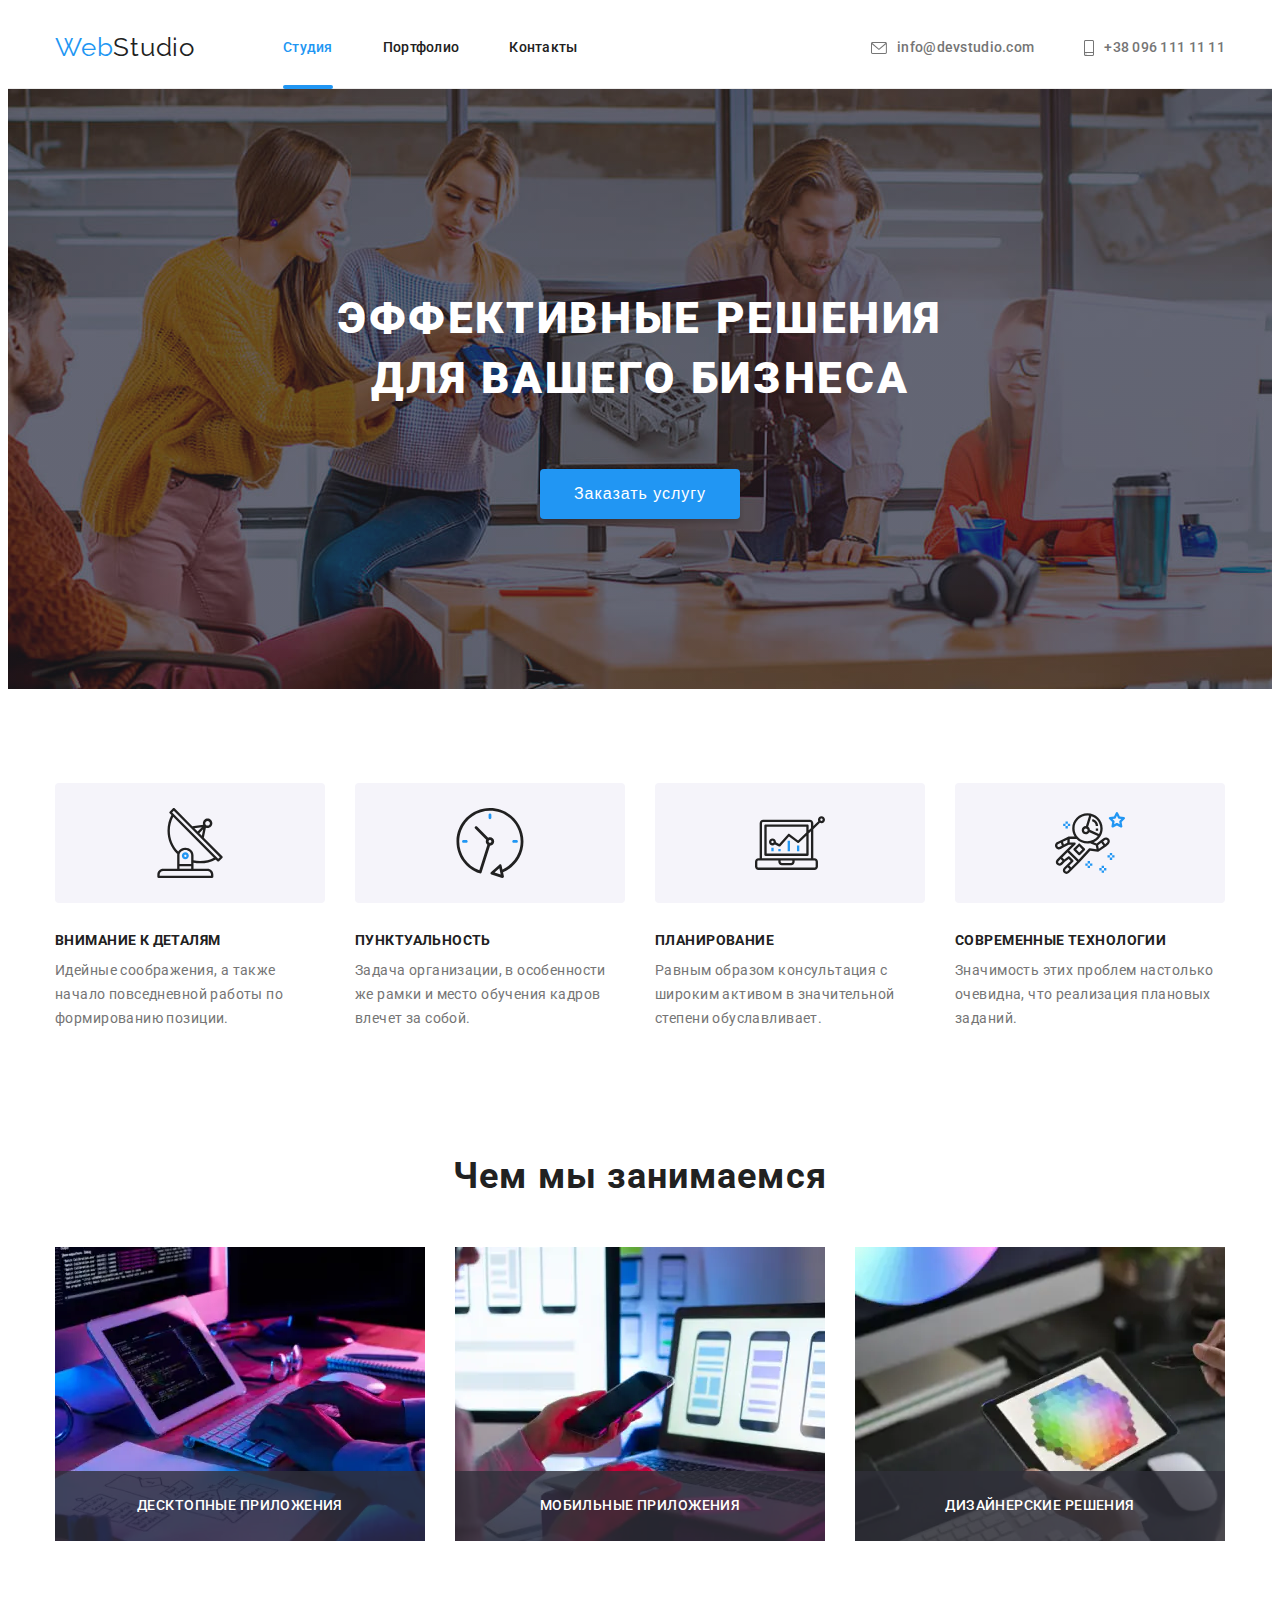
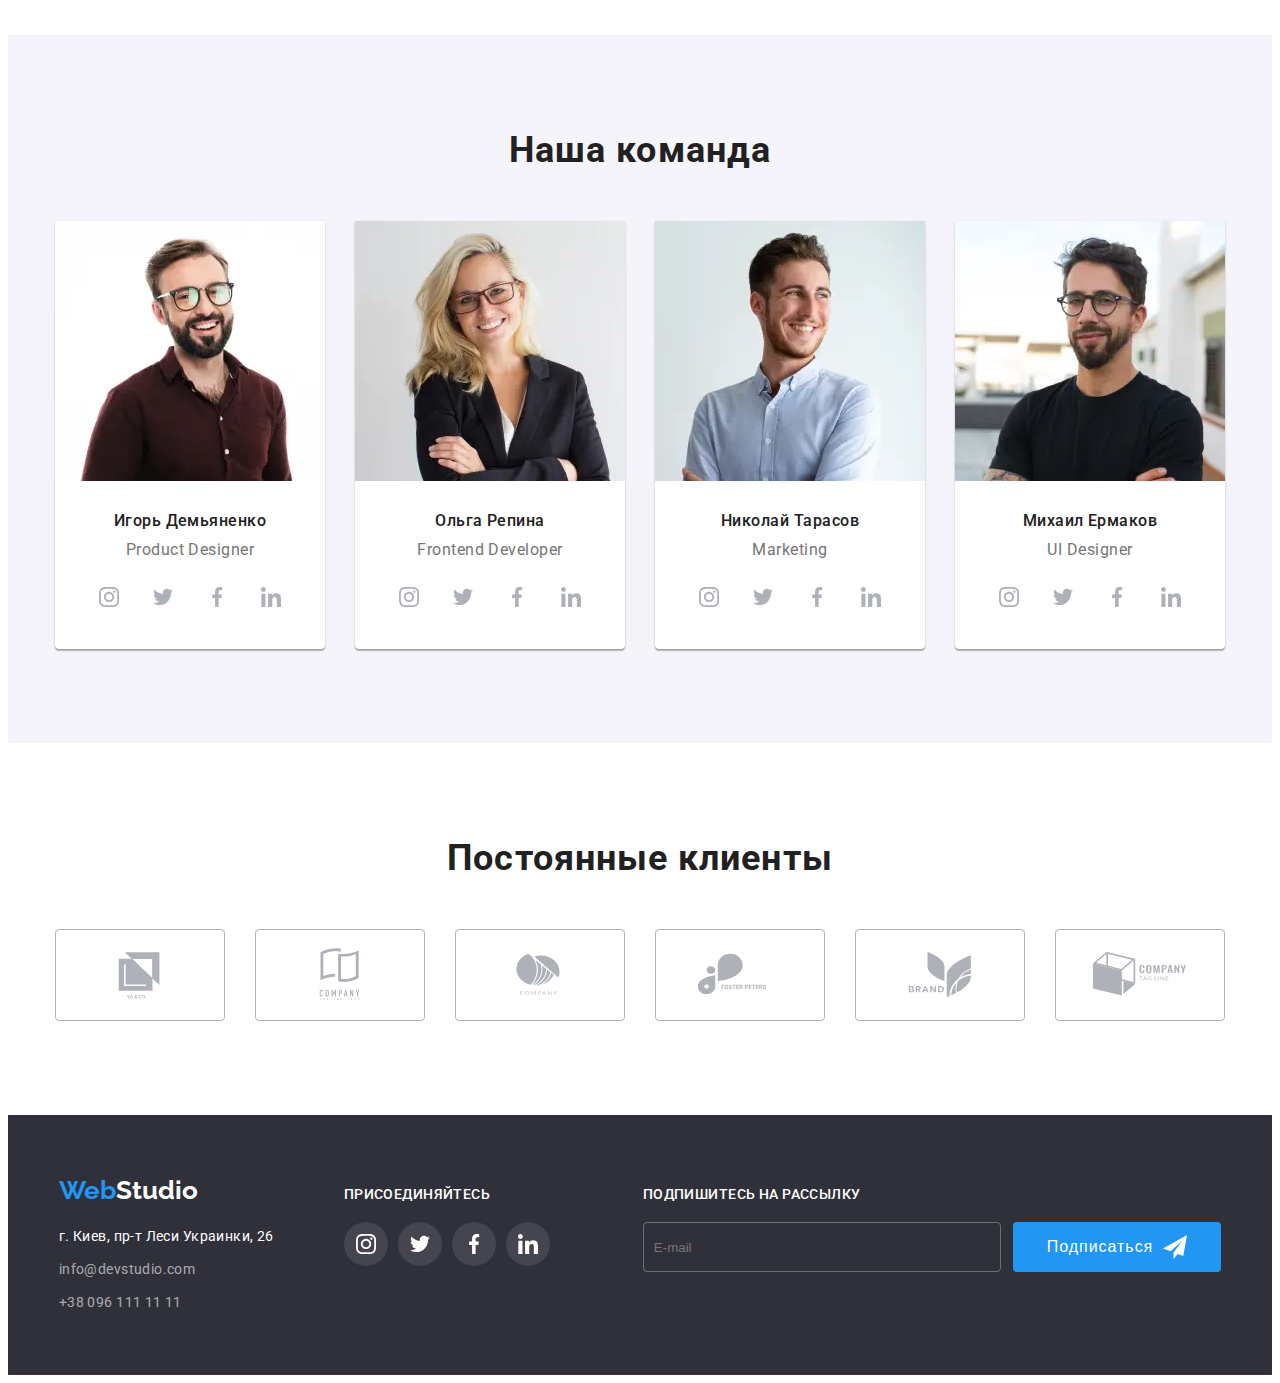
<file: index.html>
<!DOCTYPE html>
<html lang="ru">
  <head>
    <link
      rel="stylesheet"
      href="https://cdnjs.cloudflare.com/ajax/libs/modern-normalize/1.1.0/modern-normalize.min.css"
      integrity="sha512-wpPYUAdjBVSE4KJnH1VR1HeZfpl1ub8YT/NKx4PuQ5NmX2tKuGu6U/JRp5y+Y8XG2tV+wKQpNHVUX03MfMFn9Q=="
      crossorigin="anonymous"
      referrerpolicy="no-referrer"
    />
    <meta charset="UTF-8" />
    <meta http-equiv="X-UA-Compatible" content="IE=edge" />
    <meta name="viewport" content="width=device-width, initial-scale=1.0" />
    <title>WebStudio</title>
    <link rel="preconnect" href="https://fonts.googleapis.com" />
    <link rel="preconnect" href="https://fonts.gstatic.com" crossorigin />
    <link
      href="https://fonts.googleapis.com/css2?family=Raleway:wght@700&family=Roboto:wght@400;500;700;900&display=swap"
      rel="stylesheet"
    />
    <link rel="stylesheet" href="./css/main.min.css" />
  </head>
  <body>
    <!-- header section -->
    <header class="header">
      <div class="container header-container">
        <nav class="header-nav" aria-label="Header">
          <a href="./index.html" class="header-nav__logo">Web<span
              class="header-nav__logo header-nav__logo_black header-nav__logo_position">Studio</span></a>
          <ul class="header-nav__list list">
            <li class="header-nav__item">
              <a class="header-nav__link link current" href="index.html">Студия</a>
            </li>
            <li class="header-nav__item">
              <a class="header-nav__link link" href="portfolio.html">Портфолио</a>
            </li>
            <li class="header-nav__item">
              <a class="header-nav__link link" href="#">Контакты</a>
            </li>
          </ul>
        </nav>
        <!-- mobile button -->
        <button class="mobile__button" data-menu-open>
          <svg class="mobile__icon">
            <use href="./images/sprites.svg#menu-burger"></use>
          </svg>
        </button>
        <!-- end of mobile button -->
        <!-- mobile menu -->
        <div class="mobile__menu" data-menu>
          <button class="mobile__close-btn" data-menu-close>
            <svg class="mobile__close-btn-icon">
              <use href="./images/sprites.svg#menu-close"></use>
            </svg>
          </button>
          <div class="mobile-container">
            <div class="mobile">
              <ul class="mobile-menu__nav list">
                <li class="mobile-menu__nav-item">
                  <a class="mobile-menu__nav-link mobile-menu__nav-link--current" href="./index.html">Студия</a>
                </li>
                <li class="mobile-menu__nav-item">
                  <a class="mobile-menu__nav-link" href="./portfolio.html">Портфолио</a>
                </li>
                <li class="mobile-menu__nav-item">
                  <a class="mobile-menu__nav-link" href="#">Контакты</a>
                </li>
              </ul>
            </div>
            <div class="mobile">
              <ul class="mobile-menu__contacts list">
                <li class="mobile-menu__contacts-item">
                  <a class="mobile-menu__contacts-link" href="tel:+380961111111">+38 096 111 11 11</a>
                </li>
                <li class="mobile-menu__contacts-item">
                  <a class="mobile-menu__contacts-link mobile-menu__contacts-link--mail"
                    href="mailto:info@devstudio.com">info@devstudio.com</a>
                </li>
              </ul>
              <ul class="social-mobile list">
                <li class="social-mobile__item">
                  <a class="social-mobile__link" href="#">Instagram</a>
                </li>
                <li class="social-mobile__item">
                  <a class="social-mobile__link" href="#">Twitter</a>
                </li>
                <li class="social-mobile__item">
                  <a class="social-mobile__link" href="#">Facebook</a>
                </li>
                <li class="social-mobile__item">
                  <a class="social-mobile__link" href="#">Linkedin</a>
                </li>
              </ul>
            </div>
          </div>
        </div>
        <!-- end of mobile menu -->
        <div class="header-connect">
          <ul class="header-connect__list list">
            <li class="header-connect__item">
              <a class="header-connect__link header-connect__link-color header-connect__mail link"
                href="mailto:info@devstudio.com">
                <svg class="address-icon header-connect__mail header-connect--envelope" width="16px" height="12px">
                  <use href="./images/sprites.svg#icon-envelope"></use>
                </svg>
                info@devstudio.com
              </a>
            </li>
            <li class="header-connect__item">
              <a class="header-connect__link header-connect__link-color header-connect__tel link" href="tel:+380961111111">
                <svg class="address-icon header-connect__tel header-connect--telephone" width="10px" height="16px">
                  <use href="./images/sprites.svg#icon-smartphone"></use>
                </svg>
                +38 096 111 11 11
              </a>
            </li>
          </ul>
        </div>
      </div>
    </header>
    <!-- end of header section -->
    <main>
      <!-- hero section -->
      <section class="hero-top">
        <div class="container">
          <h1 class="hero-title hero-after-title">Эффективные решения для вашего бизнеса</h1>
          <button class="btn hero-button pointer" type="button" data-modal-open>
            Заказать услугу
          </button>
        </div>
      </section>
      <!-- end of hero section -->
      <!-- section 2 -->
      <section class="section-two">
        <div class="container section-two_container">
          <ul class="section-two-list list">
            <li class="section-two-item section-two-bg">
              <div class="section-two-icons">
                <svg width="70px" height="70px">
                  <use href="./images/sprites.svg#icon-antenna"></use>
                </svg>
              </div>
              <h3 class="text-name">Внимание к деталям</h3>
              <p class="text-item">
                Идейные соображения, а также начало повседневной работы по формированию позиции.
              </p>
            </li>
            <li class="section-two-item section-two-bg">
              <div class="section-two-icons">
                <svg width="70px" height="70px">
                  <use href="./images/sprites.svg#icon-clock"></use>
                </svg>
              </div>
              <h3 class="text-name">Пунктуальность</h3>
              <p class="text-item">
                Задача организации, в особенности же рамки и место обучения кадров влечет за собой.
              </p>
            </li>
            <li class="section-two-item section-two-bg">
              <div class="section-two-icons">
                <svg width="70px" height="70px">
                  <use href="./images/sprites.svg#icon-diagram"></use>
                </svg>
              </div>
              <h3 class="text-name">Планирование</h3>
              <p class="text-item">
                Равным образом консультация с широким активом в значительной степени обуславливает.
              </p>
            </li>
            <li class="section-two-item section-two-bg">
              <div class="section-two-icons">
                <svg width="70px" height="70px">
                  <use href="./images/sprites.svg#icon-astronaut"></use>
                </svg>
              </div>
              <h3 class="text-name">Современные технологии</h3>
              <p class="text-item">
                Значимость этих проблем настолько очевидна, что реализация плановых заданий.
              </p>
            </li>
          </ul>
        </div>
      </section>
      <!-- end of section 2 -->
      <!-- section 3 -->
      <section class="section-three">
        <div class="container section-three-container">
          <h2 class="section-three-title">Чем мы занимаемся</h2>
          <ul class="section-three-list list">
            <li class="section-three-item">
              <div class="works-title-section">
                <picture>
                  <source media="(min-width: 1200px)"
                    srcset="./images/occupation/occ-1-desktop.webp, ./images/occupation/occ-1-desktop@2x.webp 2x" type="image/webp">
                  <source media="(min-width: 1200px)"
                    srcset="./images/occupation/occ-1-desktop.jpg 1x, ./images/occupation/occ-1-desktop@2x.jpg 2x">
                  <img src="#" alt="Десктопные приложения" />
                </picture>
                <p class="works-title-text">Десктопные приложения</p>
                </div>
            </li>
            <li class="section-three-item">
              <div class="works-title-section">
                <picture>
                  <source media="(min-width: 1200px)"
                    srcset="./images/occupation/occ-2-desktop.webp, ./images/occupation/occ-2-desktop@2x.webp 2x" type="image/webp">
                  <source media="(min-width: 1200px)"
                    srcset="./images/occupation/occ-2-desktop.jpg 1x, ./images/occupation/occ-2-desktop@2x.jpg 2x">
                  <img src="#" alt="Мобильные приложения" />
                </picture>
                <p class="works-title-text">Мобильные приложения</p>
                
              </div>
            </li>
            <li class="section-three-item">
              <div class="works-title-section">
                <picture>
                  <source media="(min-width: 1200px)"
                    srcset="./images/occupation/occ-3-desktop.webp, ./images/occupation/occ-3-desktop@2x.webp 2x" type="image/webp">
                  <source media="(min-width: 1200px)"
                    srcset="./images/occupation/occ-3-desktop.jpg 1x, ./images/occupation/occ-3-desktop@2x.jpg 2x">
                  <img src="#" alt="Дизайнерские решения" />
                </picture>
                <p class="works-title-text">Дизайнерские решения</p>
                
              </div>
            </li>
          </ul>
        </div>
      </section> 
      <!-- end of section 3 -->
      <!-- team section-->
      <section class="team">
        <div class="container">
          <h2 class="team-title">Наша команда</h2>
          <ul class="team-list list">
            <li class="team-item">
              <picture>
                <source media="(max-width: 767px)"
                  srcset="./images/team/team-1.webp 1x, ./images/team/team-1@2x.webp 2x" type="image/webp">
                <source media="(max-width: 767px)" srcset="./images/team/team-1.jpg 1x, ./images/team/team-1@2x.jpg 2x">
              
                <source media="(max-width: 1199px)"
                  srcset="./images/team/team-1-tablet.webp 1x, ./images/team/team-1-tablet@2x.webp 2x"
                  type="image/webp">
                <source media="(max-width: 1199px)"
                  srcset="./images/team/team-1-tablet.jpg 1x, ./images/team/team-1-tablet@2x.jpg 2x">
              
                <source media="(min-width: 1200px)"
                  srcset="./images/team/team-1-desktop.webp, ./images/team/team-1-desktop@2x.webp 2x"
                  type="image/webp">
                <source media="(min-width: 1200px)"
                  srcset="./images/team/team-1-desktop.jpg 1x, ./images/team/team-1-desktop@2x.jpg 2x">
              
                <img src="#" alt="Игорь Демьяненко Product Designer" />
              </picture>
              <div class="team-after-item">
                <h2 class="team-name">Игорь Демьяненко</h2>
                <p class="team-prof" lang="en">Product Designer</p>
                <ul class="team-social list social-list">
                  <li class="social-item">
                    <a href="" class="social-link">
                      <svg class="social-icon" width="20px" height="20px">
                        <use href="./images/sprites.svg#icon-instagram"></use>
                      </svg>
                    </a>
                  </li>
                  <li class="social-item">
                    <a href="" class="social-link">
                      <svg class="social-icon" width="20px" height="20px">
                        <use href="./images/sprites.svg#icon-twitter"></use>
                      </svg>
                    </a>
                  </li>
                  <li class="social-item">
                    <a href="" class="social-link">
                      <svg class="social-icon" width="20px" height="20px">
                        <use href="./images/sprites.svg#icon-facebook"></use>
                      </svg>
                    </a>
                  </li>
                  <li class="social-item">
                    <a href="" class="social-link">
                      <svg class="social-icon" width="20px" height="20px">
                        <use href="./images/sprites.svg#icon-linkedin"></use>
                      </svg>
                    </a>
                  </li>
                </ul>
              </div>
            </li>
            <li class="team-item">
              <picture>
                <source media="(max-width: 767px)"
                  srcset="./images/team/team-2.webp 1x, ./images/team/team-2@2x.webp 2x" type="image/webp">
                <source media="(max-width: 767px)" srcset="./images/team/team-2.jpg 1x, ./images/team/team-2@2x.jpg 2x">
              
                <source media="(max-width: 1199px)"
                  srcset="./images/team/team-2-tablet.webp 1x, ./images/team/team-2-tablet@2x.webp 2x"
                  type="image/webp">
                <source media="(max-width: 1199px)"
                  srcset="./images/team/team-2-tablet.jpg 1x, ./images/team/team-2-tablet@2x.jpg 2x">
              
                <source media="(min-width: 1200px)"
                  srcset="./images/team/team-2-desktop.webp, ./images/team/team-2-desktop@2x.webp 2x"
                  type="image/webp">
                <source media="(min-width: 1200px)"
                  srcset="./images/team/team-2-desktop.jpg 1x, ./images/team/team-2-desktop@2x.jpg 2x">
              
                <img src="#" alt="Ольга Репина Frontend Developer" />
              </picture>
              <div class="team-after-item">
                <h2 class="team-name">Ольга Репина</h2>
                <p class="team-prof" lang="en">Frontend Developer</p>
                <ul class="team-social list social-list">
                  <li class="social-item">
                    <a href="" class="social-link">
                      <svg class="social-icon" width="20px" height="20px">
                        <use href="./images/sprites.svg#icon-instagram"></use>
                      </svg>
                    </a>
                  </li>
                  <li class="social-item">
                    <a href="" class="social-link">
                      <svg class="social-icon" width="20px" height="20px">
                        <use href="./images/sprites.svg#icon-twitter"></use>
                      </svg>
                    </a>
                  </li>
                  <li class="social-item">
                    <a href="" class="social-link">
                      <svg class="social-icon" width="20px" height="20px">
                        <use href="./images/sprites.svg#icon-facebook"></use>
                      </svg>
                    </a>
                  </li>
                  <li class="social-item">
                    <a href="" class="social-link">
                      <svg class="social-icon" width="20px" height="20px">
                        <use href="./images/sprites.svg#icon-linkedin"></use>
                      </svg>
                    </a>
                  </li>
                </ul>
              </div>
            </li>
            <li class="team-item">
              <picture>
                <source media="(max-width: 767px)"
                  srcset="./images/team/team-3.webp 1x, ./images/team/team-3@2x.webp 2x" type="image/webp">
                <source media="(max-width: 767px)" srcset="./images/team/team-3.jpg 1x, ./images/team/team-3@2x.jpg 2x">
              
                <source media="(max-width: 1199px)"
                  srcset="./images/team/team-3-tablet.webp 1x, ./images/team/team-3-tablet@2x.webp 2x"
                  type="image/webp">
                <source media="(max-width: 1199px)"
                  srcset="./images/team/team-3-tablet.jpg 1x, ./images/team/team-3-tablet@2x.jpg 2x">
              
                <source media="(min-width: 1200px)"
                  srcset="./images/team/team-3-desktop.webp, ./images/team/team-3-desktop@2x.webp 2x"
                  type="image/webp">
                <source media="(min-width: 1200px)"
                  srcset="./images/team/team-3-desktop.jpg 1x, ./images/team/team-3-desktop@2x.jpg 2x">
              
                <img src="#" alt="Николай Тарасов Marketing" />
              </picture>
              <div class="team-after-item">
                <h2 class="team-name">Николай Тарасов</h2>
                <p class="team-prof" lang="en">Marketing</p>
                <ul class="team-social list social-list">
                  <li class="social-item">
                    <a href="" class="social-link">
                      <svg class="social-icon" width="20px" height="20px">
                        <use href="./images/sprites.svg#icon-instagram"></use>
                      </svg>
                    </a>
                  </li>
                  <li class="social-item">
                    <a href="" class="social-link">
                      <svg class="social-icon" width="20px" height="20px">
                        <use href="./images/sprites.svg#icon-twitter"></use>
                      </svg>
                    </a>
                  </li>
                  <li class="social-item">
                    <a href="" class="social-link">
                      <svg class="social-icon" width="20px" height="20px">
                        <use href="./images/sprites.svg#icon-facebook"></use>
                      </svg>
                    </a>
                  </li>
                  <li class="social-item">
                    <a href="" class="social-link">
                      <svg class="social-icon" width="20px" height="20px">
                        <use href="./images/sprites.svg#icon-linkedin"></use>
                      </svg>
                    </a>
                  </li>
                </ul>
              </div>
            </li>
            <li class="team-item">
              <picture>
                <source media="(max-width: 767px)"
                  srcset="./images/team/team-4.webp 1x, ./images/team/team-4@2x.webp 2x" type="image/webp">
                <source media="(max-width: 767px)" srcset="./images/team/eam-4.jpg 1x, ./images/team/eam-4@2x.jpg 2x">
              
                <source media="(max-width: 1199px)"
                  srcset="./images/team/team-4-tablet.webp 1x, ./images/team/team-4-tablet@2x.webp 2x"
                  type="image/webp">
                <source media="(max-width: 1199px)"
                  srcset="./images/team/team-4-tablet.jpg 1x, ./images/team/team-4-tablet@2x.jpg 2x">
              
                <source media="(min-width: 1200px)"
                  srcset="./images/team/team-4-desktop.webp, ./images/team/team-4-desktop@2x.webp 2x"
                  type="image/webp">
                <source media="(min-width: 1200px)"
                  srcset="./images/team/team-4-desktop.jpg 1x, ./images/team/team-4-desktop@2x.jpg 2x">
              
                <img src="#" alt="Михаил Ермаков UI Designer" />
              </picture>
              <div class="team-after-item">
                <h2 class="team-name">Михаил Ермаков</h2>
                <p class="team-prof" lang="en">UI Designer</p>
                <ul class="team-social list social-list">
                  <li class="social-item">
                    <a href="" class="social-link">
                      <svg class="social-icon" width="20px" height="20px">
                        <use href="./images/sprites.svg#icon-instagram"></use>
                      </svg>
                    </a>
                  </li>
                  <li class="social-item">
                    <a href="" class="social-link">
                      <svg class="social-icon" width="20px" height="20px">
                        <use href="./images/sprites.svg#icon-twitter"></use>
                      </svg>
                    </a>
                  </li>
                  <li class="social-item">
                    <a href="" class="social-link">
                      <svg class="social-icon" width="20px" height="20px">
                        <use href="./images/sprites.svg#icon-facebook"></use>
                      </svg>
                    </a>
                  </li>
                  <li class="social-item">
                    <a href="" class="social-link">
                      <svg class="social-icon" width="20px" height="20px">
                        <use href="./images/sprites.svg#icon-linkedin"></use>
                      </svg>
                    </a>
                  </li>
                </ul>
              </div>
            </li>
          </ul>
        </div>
      </section>
      <!-- end of team section -->
      <!-- clients section -->
      <section class="clients">
        <div class="container clients-container">
          <h2 class="team-title">Постоянные клиенты</h2>
          <ul class="clients-list list clients-after-list">
            <li class="clients-item clients-after-items">
              <a href="" class="clients-link">
                <svg class="clients-icon" width="106px" height="60px">
                  <use href="./images/sprites.svg#icon-logo1"></use>
                </svg>
              </a>
            </li>
            <li class="clients-item clients-after-items">
              <a href="" class="clients-link">
                <svg class="clients-icon" width="106px" height="60px">
                  <use href="./images/sprites.svg#icon-logo2"></use>
                </svg>
              </a>
            </li>
            <li class="clients-item clients-after-items">
              <a href="" class="clients-link">
                <svg class="clients-icon" width="106px" height="60px">
                  <use href="./images/sprites.svg#icon-logo3"></use>
                </svg>
              </a>
            </li>
            <li class="clients-item clients-after-items">
              <a href="" class="clients-link">
                <svg class="clients-icon" width="106px" height="60px">
                  <use href="./images/sprites.svg#icon-logo4"></use>
                </svg>
              </a>
            </li>
            <li class="clients-item clients-after-items">
              <a href="" class="clients-link">
                <svg class="clients-icon" width="106px" height="60px">
                  <use href="./images/sprites.svg#icon-logo5"></use>
                </svg>
              </a>
            </li>
            <li class="clients-item clients-after-items">
              <a href="" class="clients-link">
                <svg class="clients-icon" width="106px" height="60px">
                  <use href="./images/sprites.svg#icon-logo6"></use>
                </svg>
              </a>
            </li>
          </ul>
        </div>
      </section>
      <!-- end of clients section -->
    </main>
    <!-- footer section -->
    <footer class="footer">
      <div class="container footer-container">
        <div class="footer-left">
          <a href="./index.html" class="footer-logo link">Web<span class="footer-logo_white">Studio</span></a>
          <address class="footer-address">
            <ul class="footer-list list">
              <li class="footer-item">
                <a class="footer-link link" href="/">г. Киев, пр-т Леси Украинки, 26</a>
              </li>
              <li class="footer-item">
                <a class="footer-second-link link" href="mailto:info@devstudio.com"
                  >info@devstudio.com</a
                >
              </li>
              <li class="footer-item">
                <a class="footer-second-link link" href="tel:+380961111111">+38 096 111 11 11</a>
              </li>
            </ul>
          </address>
        </div>
        <div class="fotter-right">
          <h3 class="join">Присоединяйтесь</h3>
          <ul class="join-list list">
            <li class="join-item">
              <a href="" class="join-link">
                <svg class="join-icon" width="20px" height="20px">
                  <use href="./images/sprites.svg#icon-instagram"></use>
                </svg>
              </a>
            </li>
            <li class="join-item">
              <a href="" class="join-link">
                <svg class="join-icon" width="20px" height="20px">
                  <use href="./images/sprites.svg#icon-twitter"></use>
                </svg>
              </a>
            </li>
            <li class="join-item">
              <a href="" class="join-link">
                <svg class="join-icon" width="20px" height="20px">
                  <use href="./images/sprites.svg#icon-facebook"></use>
                </svg>
              </a>
            </li>
            <li class="join-item">
              <a href="" class="join-link">
                <svg class="join-icon" width="20px" height="20px">
                  <use href="./images/sprites.svg#icon-linkedin"></use>
                </svg>
              </a>
            </li>
          </ul>
        </div>
        <div class="subscribe-footer">
          <h2 class="subscribe-title">Подпишитесь на рассылку</h2>
          <div class="subscribe-footer-section">
            <form class="subscribe-form" name="e-mail">
              <div class="subscribe-lable">
                  <input class="subscribe-input" type="email" name="e-mail" placeholder="E-mail" />
              </div>
            </form>
            <button type="button" class="subscribe-button">
              Подписаться
              <svg class="icon-send" width="24px" height="24px">
                <use href="./images/sprites.svg#icon-icon_send"></use>
              </svg>
            </button>
          </div>
        </div>
      </div>
    </footer>
    <!-- end of footer section -->
    <!-- modal window -->
    <div class="backdrop is-hidden" data-modal>
      <div class="modal">
        <button type="button" class="modal-btn" data-modal-close>
          <svg class="modal-close-icon" width="18px" height="18px">
            <use href="./images/sprites.svg#icon-close"></use>
          </svg>
        </button>
        <form class="modal-form" action="#">
          <p class="modal-form-head">Оставьте свои данные, мы вам перезвоним</p>
          <label class="modal-form-field">
            Имя
            <span class="modal-form-wrapper">
              <input type="text" class="modal-form-input" name="user-name" />
              <svg class="modal-form-icon" width="18px" height="18px">
                <use href="./images/sprites.svg#icon-person-form"></use>
              </svg>
            </span>
          </label>
          <label class="modal-form-field">
            Телефон
            <span class="modal-form-wrapper">
              <input type="text" class="modal-form-input" name="user-tel" />
              <svg class="modal-form-icon" width="18px" height="18px">
                <use href="./images/sprites.svg#icon-phone-form"></use>
              </svg>
            </span>
          </label>
          <label class="modal-form-field">
            E-mail
            <span class="modal-form-wrapper">
              <input type="text" class="modal-form-input" name="user-e-mail" />
              <svg class="modal-form-icon" width="18px" height="18px">
                <use href="./images/sprites.svg#icon-email-form"></use>
              </svg>
            </span>
          </label>
          <label class="modal-form-field">
            Комментарий
            <textarea
              class="modal-form-message"
              name="user-massage"
              placeholder="Введите текст"
            ></textarea>
          </label>
          <input type="checkbox" id="accept-policy" class="modal-form-checkbox visually-hidden" />
          <label for="accept-policy" class="modal-form-checkbox-label">
            Соглашаюсь с рассылкой и принимаю&nbsp;
            <a href="" class="contract-url">Условия договора</a>
          </label>
          <button type="button" class="modal-form-btn">Отправить</button>
        </form>
      </div>
      <!-- end of modal window -->
    </div>
    <!-- end of modal window -->
    <!-- script section -->
    <script src="./js/modal.js"></script>
    <script src="./js/mobile_menu.js"></script>
    <!-- end of script section -->
  </body>
</html>
</file>
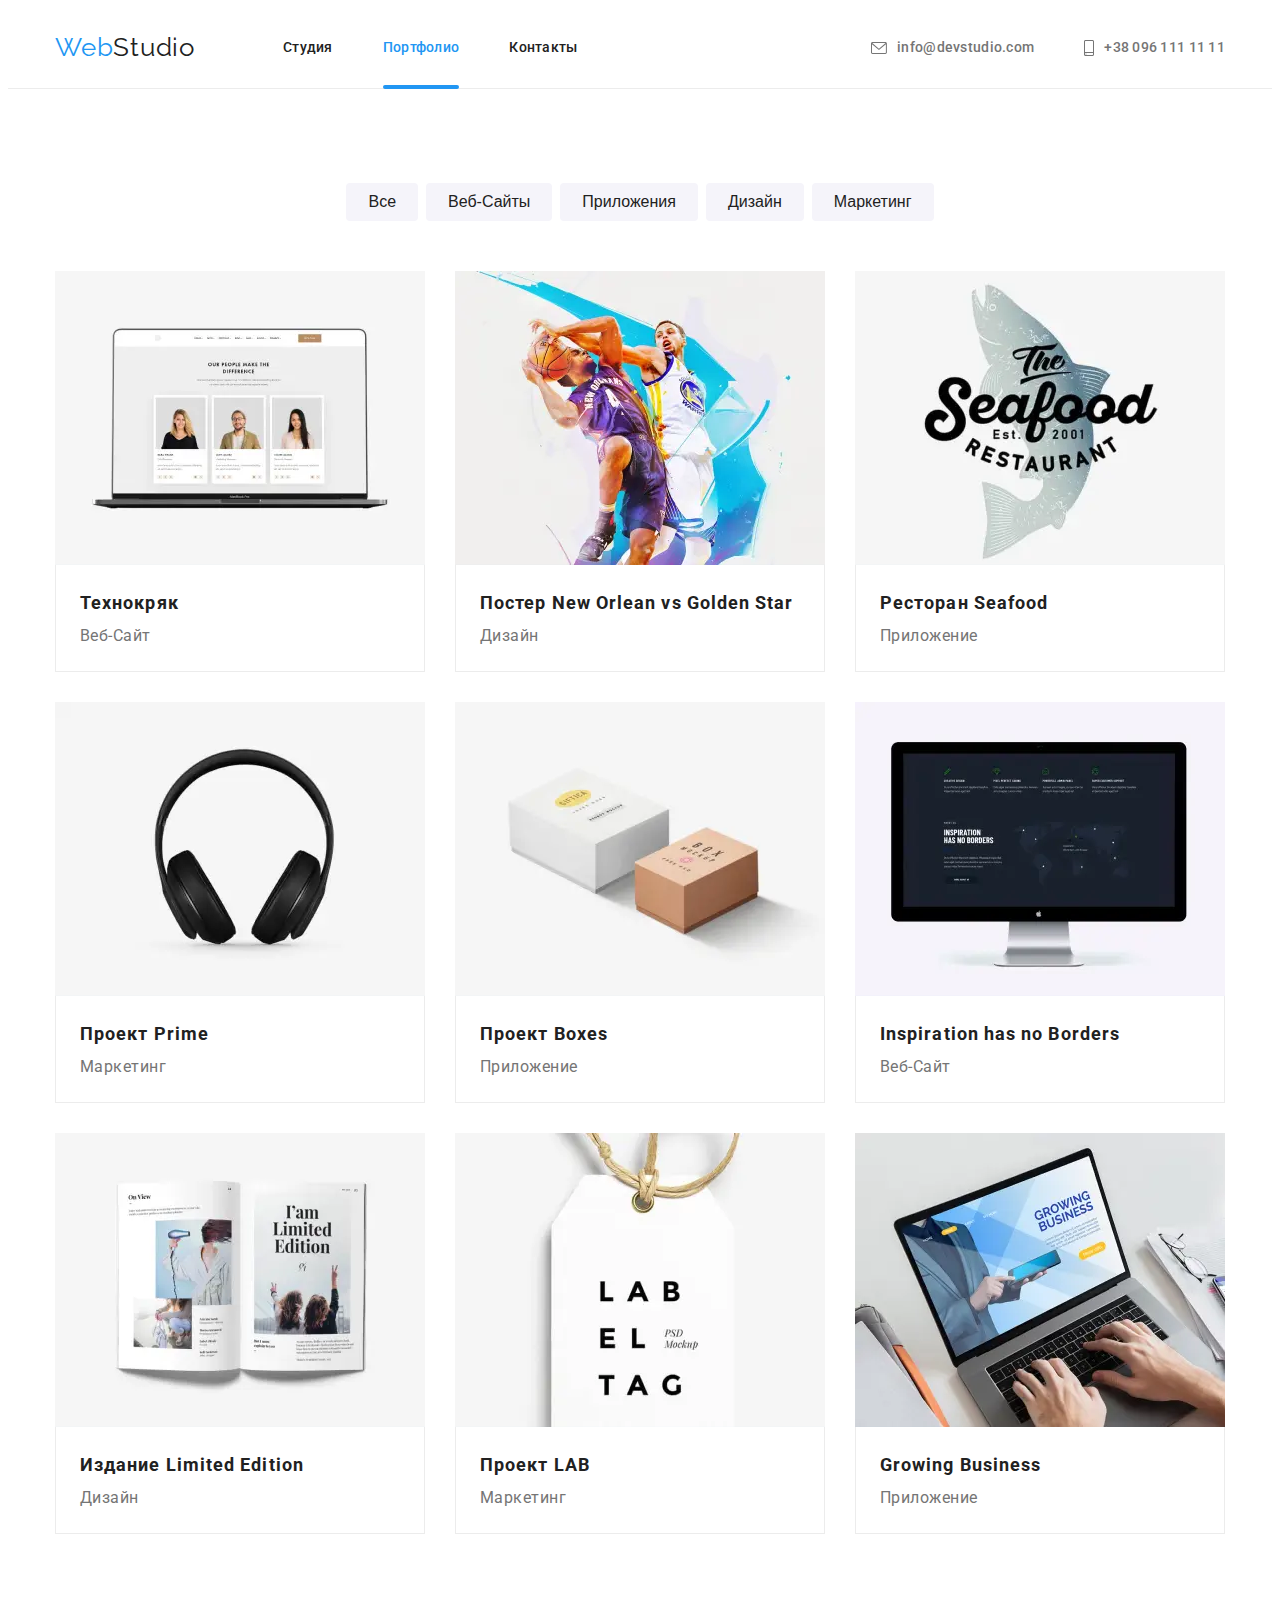
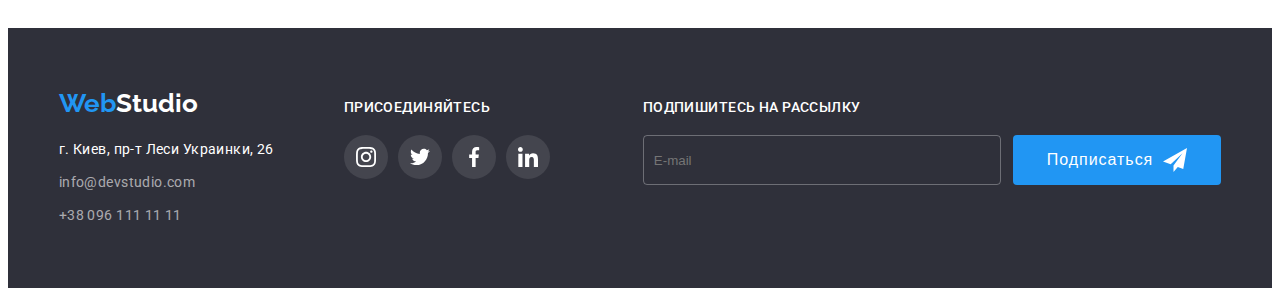
<file: portfolio.html>
<!DOCTYPE html>
<html lang="ru">
  <head>
    <link
      rel="stylesheet"
      href="https://cdnjs.cloudflare.com/ajax/libs/modern-normalize/1.1.0/modern-normalize.min.css"
      integrity="sha512-wpPYUAdjBVSE4KJnH1VR1HeZfpl1ub8YT/NKx4PuQ5NmX2tKuGu6U/JRp5y+Y8XG2tV+wKQpNHVUX03MfMFn9Q=="
      crossorigin="anonymous"
      referrerpolicy="no-referrer"
    />
    <meta charset="UTF-8" />
    <meta http-equiv="X-UA-Compatible" content="IE=edge" />
    <meta name="viewport" content="width=device-width, initial-scale=1.0" />
    <title>Portfolio</title>
    <link rel="preconnect" href="https://fonts.googleapis.com" />
    <link rel="preconnect" href="https://fonts.gstatic.com" crossorigin />
    <link
      href="https://fonts.googleapis.com/css2?family=Raleway:wght@700&family=Roboto:wght@400;500;700;900&display=swap"
      rel="stylesheet"
    />
    <link rel="stylesheet" href="./css/main.min.css" />
  </head>
  <body>
    <!-- header -->
    <header class="header">
      <div class="container header-container">
        <nav class="header-nav" aria-label="Header">
          <a href="./index.html" class="header-nav__logo">Web<span
              class="header-nav__logo header-nav__logo_black header-nav__logo_position">Studio</span></a>
          <ul class="header-nav__list list">
            <li class="header-nav__item">
              <a class="header-nav__link link" href="index.html">Студия</a>
            </li>
            <li class="header-nav__item">
              <a class="header-nav__link link current" href="portfolio.html">Портфолио</a>
            </li>
            <li class="header-nav__item">
              <a class="header-nav__link link" href="#">Контакты</a>
            </li>
          </ul>
        </nav>
        <!-- mobile button -->
        <button class="mobile__button" data-menu-open>
          <svg class="mobile__icon">
            <use href="./images/sprites.svg#menu-burger"></use>
          </svg>
        </button>
        <!-- end of mobile button -->
        <!-- mobile menu -->
        <div class="mobile__menu" data-menu>
          <button class="mobile__close-btn" data-menu-close>
            <svg class="mobile__close-btn-icon">
              <use href="./images/sprites.svg#menu-close"></use>
            </svg>
          </button>
          <div class="mobile-container">
            <div class="mobile">
              <ul class="mobile-menu__nav list">
                <li class="mobile-menu__nav-item">
                  <a class="mobile-menu__nav-link" href="./index.html">Студия</a>
                </li>
                <li class="mobile-menu__nav-item">
                  <a class="mobile-menu__nav-link mobile-menu__nav-link--current" href="./portfolio.html">Портфолио</a>
                </li>
                <li class="mobile-menu__nav-item">
                  <a class="mobile-menu__nav-link" href="#">Контакты</a>
                </li>
              </ul>
            </div>
            <div class="mobile">
              <ul class="mobile-menu__contacts list">
                <li class="mobile-menu__contacts-item">
                  <a class="mobile-menu__contacts-link" href="tel:+380961111111">+38 096 111 11 11</a>
                </li>
                <li class="mobile-menu__contacts-item">
                  <a class="mobile-menu__contacts-link mobile-menu__contacts-link--mail"
                    href="mailto:info@devstudio.com">info@devstudio.com</a>
                </li>
              </ul>
              <ul class="social-mobile list">
                <li class="social-mobile__item">
                  <a class="social-mobile__link" href="#">Instagram</a>
                </li>
                <li class="social-mobile__item">
                  <a class="social-mobile__link" href="#">Twitter</a>
                </li>
                <li class="social-mobile__item">
                  <a class="social-mobile__link" href="#">Facebook</a>
                </li>
                <li class="social-mobile__item">
                  <a class="social-mobile__link" href="#">Linkedin</a>
                </li>
              </ul>
            </div>
          </div>
        </div>
        <!-- end of mobile menu -->
        <div class="header-connect">
          <ul class="header-connect__list list">
            <li class="header-connect__item">
              <a class="header-connect__link header-connect__link-color header-connect__mail link"
                href="mailto:info@devstudio.com">
                <svg class="address-icon header-connect__mail" width="16px" height="12px">
                  <use href="./images/sprites.svg#icon-envelope"></use>
                </svg>
                info@devstudio.com
              </a>
            </li>
            <li class="header-connect__item">
              <a class="header-connect__link header-connect__link-color header-connect__tel link" href="tel:+380961111111">
                <svg class="address-icon header-connect__tel" width="10px" height="16px">
                  <use href="./images/sprites.svg#icon-smartphone"></use>
                </svg>
                +38 096 111 11 11
              </a>
            </li>
          </ul>
        </div>
      </div>
    </header>
    <!-- end of header -->
    <main>
      <section class="projects">
        <div class="container section-container">
          <ul class="project-buttons__list list">
            <li class="project-buttons__item">
              <button class="button pointer button-light" type="button">
                Все
              </button>
            </li>
            <li class="project-buttons__item">
              <button class="button pointer button-light" type="button">
                Веб-Сайты
              </button>
            </li>
            <li class="project-buttons__item">
              <button class="button pointer button-light" type="button">
                Приложения
              </button>
            </li>
            <li class="project-buttons__item">
              <button class="button pointer button-light" type="button">
                Дизайн
              </button>
            </li>
            <li class="project-buttons__item">
              <button class="button pointer button-light" type="button">
                Маркетинг
              </button>
            </li>
          </ul>
          <ul class="projects-list list">
            <li class="projects-items">
              <div class="box">
              <p class="overlay">Технокряк это современная площадка распространения коронавируса. Компании используют эту платформу для цифрового шпионажа и атак на защищённые сервера конкурентов.</p>
              <picture>
                <source media="(min-width: 1200px)" srcset="./images/works/works-1-desktop.webp    1x,
                                                            ./images/works/works-1-desktop@2x.webp 2x" type="image/webp" />
                <source media="(min-width: 1200px)" srcset="./images/works/works-1-desktop.jpg    1x,
                                                            ./images/works/works-1-desktop@2x.jpg 2x" />
                <source media="(min-width: 768px)" srcset=" ./images/works/works-1-tablet.webp    1x,
                                                            ./images/works/works-1-tablet@2x.webp 2x" type="image/webp" />
                <source media="(min-width: 768px)" srcset=" ./images/works/works-1-tablet.jpg    1x,
                                                            ./images/works/works-1-tablet@2x.jpg 2x" />
                <source media="(min-width: 280px)" srcset=" ./images/works/works-1.webp    1x,
                                                            ./images/works/works-1@2x.webp 2x" type="image/webp" />
                <source media="(min-width: 280px)" srcset=" ./images/works/works-1.jpg    1x,
                                                            ./images/works/works-1@2x.jpg 2x" />
                <img src="./images/portfolio_img/technokryk.jpg" alt="Пример веб-сайта"/>
              </picture>
              </div>
              <div class="projects-items-description">
                <h3 class="project-title">Технокряк</h3>
                <p class="project-text">Веб-Сайт</p>
              </div>
            </li>
            <li class="projects-items">
              <div class="box">
              <p class="overlay">Lorem ipsum dolor sit amet consectetur adipisicing elit. Earum maiores tempora dolor dolore, eos delectus, molestiae eveniet non, ipsum modi rerum quibusdam odit et iusto error in alias sit quia?</p>
              <picture>
                <source media="(min-width: 1200px)" srcset="./images/works/works-2-desktop.webp    1x,
                                                            ./images/works/works-2-desktop@2x.webp 2x" type="image/webp" />
                <source media="(min-width: 1200px)" srcset="./images/works/works-2-desktop.jpg    1x,
                                                            ./images/works/works-2-desktop@2x.jpg 2x" />
                <source media="(min-width: 768px)" srcset=" ./images/works/works-2-tablet.webp    1x,
                                                            ./images/works/works-2-tablet@2x.webp 2x" type="image/webp" />
                <source media="(min-width: 768px)" srcset=" ./images/works/works-2-tablet.jpg    1x,
                                                            ./images/works/works-2-tablet@2x.jpg 2x" />
                <source media="(min-width: 280px)" srcset=" ./images/works/works-2.webp    1x,
                                                            ./images/works/works-2@2x.webp 2x" type="image/webp" />
                <source media="(min-width: 280px)" srcset=" ./images/works/works-2.jpg    1x,
                                                            ./images/works/works-2@2x.jpg 2x" />
                <img src="./images/portfolio_img/poster.jpg" alt="Пример веб-сайта" />
              </picture>
              </div>
              <div class="projects-items-description">
                <h3 class="project-title">
                  Постер <span lang="en">New Orlean vs Golden Star</span>
                </h3>
                <p class="project-text">Дизайн</p>
              </div>
            </li>
            <li class="projects-items">
              <div class="box">
              <p class="overlay">Lorem ipsum dolor sit amet consectetur adipisicing elit. Earum maiores tempora dolor dolore, eos delectus, molestiae eveniet non, ipsum modi rerum quibusdam odit et iusto error in alias sit quia?</p>
              <picture>
                <source media="(min-width: 1200px)" srcset="./images/works/works-3-desktop.webp    1x,
                                                            ./images/works/works-3-desktop@2x.webp 2x" type="image/webp" />
                <source media="(min-width: 1200px)" srcset="./images/works/works-3-desktop.jpg    1x,
                                                            ./images/works/works-3-desktop@2x.jpg 2x" />
                <source media="(min-width: 768px)" srcset=" ./images/works/works-3-tablet.webp    1x,
                                                            ./images/works/works-3-tablet@2x.webp 2x" type="image/webp" />
                <source media="(min-width: 768px)" srcset=" ./images/works/works-3-tablet.jpg    1x,
                                                            ./images/works/works-3-tablet@2x.jpg 2x" />
                <source media="(min-width: 280px)" srcset=" ./images/works/works-3.webp    1x,
                                                            ./images/works/works-3@2x.webp 2x" type="image/webp" />
                <source media="(min-width: 280px)" srcset=" ./images/works/works-3.jpg    1x,
                                                            ./images/works/works-3@2x.jpg 2x" />
                <img src="./images/portfolio_img/seafood_restaurant.jpg" alt="Пример веб-сайта" />
              </picture>
              </div>
              <div class="projects-items-description">
                <h3 class="project-title">
                  Ресторан <span lang="en">Seafood</span>
                </h3>
                <p class="project-text">Приложение</p>
              </div>
            </li>
            <li class="projects-items">
              <div class="box">
              <p class="overlay">Lorem ipsum dolor sit amet consectetur adipisicing elit. Earum maiores tempora dolor dolore, eos delectus, molestiae eveniet non, ipsum modi rerum quibusdam odit et iusto error in alias sit quia?</p>
              <picture>
                <source media="(min-width: 1200px)" srcset="./images/works/works-4-desktop.webp    1x,
                                                            ./images/works/works-4-desktop@2x.webp 2x" type="image/webp" />
                <source media="(min-width: 1200px)" srcset="./images/works/works-4-desktop.jpg    1x,
                                                            ./images/works/works-4-desktop@2x.jpg 2x" />
                <source media="(min-width: 768px)" srcset=" ./images/works/works-4-tablet.webp    1x,
                                                            ./images/works/works-4-tablet@2x.webp 2x" type="image/webp" />
                <source media="(min-width: 768px)" srcset=" ./images/works/works-4-tablet.jpg    1x,
                                                            ./images/works/works-4-tablet@2x.jpg 2x" />
                <source media="(min-width: 280px)" srcset=" ./images/works/works-4.webp    1x,
                                                            ./images/works/works-4@2x.webp 2x" type="image/webp" />
                <source media="(min-width: 280px)" srcset=" ./images/works/works-4.jpg    1x,
                                                            ./images/works/works-4@2x.jpg 2x" />
                <img src="./images/portfolio_img/pime_project.jpg" alt="Пример веб-сайта" />
              </picture>
              </div>
              <div class="projects-items-description">
                <h3 class="project-title">
                  Проект <span lang="en">Prime</span>
                </h3>
                <p class="project-text">Маркетинг</p>
              </div>
            </li>
            <li class="projects-items">
              <div class="box">
              <p class="overlay">Lorem ipsum dolor sit amet consectetur adipisicing elit. Earum maiores tempora dolor dolore, eos delectus, molestiae eveniet non, ipsum modi rerum quibusdam odit et iusto error in alias sit quia?</p>
              <picture>
                <source media="(min-width: 1200px)" srcset="./images/works/works-5-desktop.webp    1x,
                                                            ./images/works/works-5-desktop@2x.webp 2x" type="image/webp" />
                <source media="(min-width: 1200px)" srcset="./images/works/works-5-desktop.jpg    1x,
                                                            ./images/works/works-5-desktop@2x.jpg 2x" />
                <source media="(min-width: 768px)" srcset=" ./images/works/works-5-tablet.webp    1x,
                                                            ./images/works/works-5-tablet@2x.webp 2x" type="image/webp" />
                <source media="(min-width: 768px)" srcset=" ./images/works/works-5-tablet.jpg    1x,
                                                            ./images/works/works-5-tablet@2x.jpg 2x" />
                <source media="(min-width: 280px)" srcset=" ./images/works/works-5.webp    1x,
                                                            ./images/works/works-5@2x.webp 2x" type="image/webp" />
                <source media="(min-width: 280px)" srcset=" ./images/works/works-5.jpg    1x,
                                                            ./images/works/works-5@2x.jpg 2x" />
                <img src="./images/portfolio_img/box_project.jpg" alt="Пример веб-сайта" />
              </picture>
              </div>
              <div class="projects-items-description">
                <h3 class="project-title">
                  Проект <span lang="en">Boxes</span>
                </h3>
                <p class="project-text">Приложение</p>
              </div>
            </li>
            <li class="projects-items">
              <div class="box">
              <p class="overlay">Lorem ipsum dolor sit amet consectetur adipisicing elit. Earum maiores tempora dolor dolore, eos delectus, molestiae eveniet non, ipsum modi rerum quibusdam odit et iusto error in alias sit quia?</p>
              <picture>
                <source media="(min-width: 1200px)" srcset="./images/works/works-6-desktop.webp    1x,
                                                            ./images/works/works-6-desktop@2x.webp 2x" type="image/webp" />
                <source media="(min-width: 1200px)" srcset="./images/works/works-6-desktop.jpg    1x,
                                                            ./images/works/works-6-desktop@2x.jpg 2x" />
                <source media="(min-width: 768px)" srcset=" ./images/works/works-6-tablet.webp    1x,
                                                            ./images/works/works-6-tablet@2x.webp 2x" type="image/webp" />
                <source media="(min-width: 768px)" srcset=" ./images/works/works-6-tablet.jpg    1x,
                                                            ./images/works/works-6-tablet@2x.jpg 2x" />
                <source media="(min-width: 280px)" srcset=" ./images/works/works-6.webp    1x,
                                                            ./images/works/works-6@2x.webp 2x" type="image/webp" />
                <source media="(min-width: 280px)" srcset=" ./images/works/works-6.jpg    1x,
                                                            ./images/works/works-6@2x.jpg 2x" />
                <img src="./images/portfolio_img/no_borders_web_site.jpg" alt="Пример веб-сайта" />
              </picture>
              </div>
              <div class="projects-items-description">
                <h3 class="project-title">
                  <span lang="en">Inspiration has no Borders</span>
                </h3>
                <p class="project-text">Веб-Сайт</p>
              </div>
            </li>
            <li class="projects-items">
              <div class="box">
              <p class="overlay">Lorem ipsum dolor sit amet consectetur adipisicing elit. Earum maiores tempora dolor dolore, eos delectus, molestiae eveniet non, ipsum modi rerum quibusdam odit et iusto error in alias sit quia?</p>
              <picture>
                <source media="(min-width: 1200px)" srcset="./images/works/works-7-desktop.webp    1x,
                                                            ./images/works/works-7-desktop@2x.webp 2x" type="image/webp" />
                <source media="(min-width: 1200px)" srcset="./images/works/works-7-desktop.jpg    1x,
                                                            ./images/works/works-7-desktop@2x.jpg 2x" />
                <source media="(min-width: 768px)" srcset=" ./images/works/works-7-tablet.webp    1x,
                                                            ./images/works/works-7-tablet@2x.webp 2x" type="image/webp" />
                <source media="(min-width: 768px)" srcset=" ./images/works/works-7-tablet.jpg    1x,
                                                            ./images/works/works-7-tablet@2x.jpg 2x" />
                <source media="(min-width: 280px)" srcset=" ./images/works/works-7.webp    1x,
                                                            ./images/works/works-7@2x.webp 2x" type="image/webp" />
                <source media="(min-width: 280px)" srcset=" ./images/works/works-7.jpg    1x,
                                                            ./images/works/works-7@2x.jpg 2x" />
                <img src="./images/portfolio_img/limited_edition_book.jpg" alt="Пример веб-сайта" />
              </picture>
              </div>
              <div class="projects-items-description">
                <h3 class="project-title">
                  Издание <span lang="en">Limited Edition</span>
                </h3>
                <p class="project-text">Дизайн</p>
              </div>
            </li>
            <li class="projects-items">
              <div class="box">
              <p class="overlay">Lorem ipsum dolor sit amet consectetur adipisicing elit. Earum maiores tempora dolor dolore, eos delectus, molestiae eveniet non, ipsum modi rerum quibusdam odit et iusto error in alias sit quia?</p>
              <picture>
                <source media="(min-width: 1200px)" srcset="./images/works/works-8-desktop.webp    1x,
                                                            ./images/works/works-8-desktop@2x.webp 2x" type="image/webp" />
                <source media="(min-width: 1200px)" srcset="./images/works/works-8-desktop.jpg    1x,
                                                            ./images/works/works-8-desktop@2x.jpg 2x" />
                <source media="(min-width: 768px)" srcset=" ./images/works/works-8-tablet.webp    1x,
                                                            ./images/works/works-8-tablet@2x.webp 2x" type="image/webp" />
                <source media="(min-width: 768px)" srcset=" ./images/works/works-8-tablet.jpg    1x,
                                                            ./images/works/works-8-tablet@2x.jpg 2x" />
                <source media="(min-width: 280px)" srcset=" ./images/works/works-8.webp    1x,
                                                            ./images/works/works-8@2x.webp 2x" type="image/webp" />
                <source media="(min-width: 280px)" srcset=" ./images/works/works-8.jpg    1x,
                                                            ./images/works/works-8@2x.jpg 2x" />
                <img src="./images/portfolio_img/lab_project.jpg" alt="Пример веб-сайта" />
              </picture>
              </div>
              <div class="projects-items-description">
                <h3 class="project-title">Проект <span lang="en">LAB</span></h3>
                <p class="project-text">Маркетинг</p>
              </div>
            </li>
            <li class="projects-items">
              <div class="box">
              <p class="overlay">Lorem ipsum dolor sit amet consectetur adipisicing elit. Earum maiores tempora dolor dolore, eos delectus, molestiae eveniet non, ipsum modi rerum quibusdam odit et iusto error in alias sit quia?</p>
              <picture>
                <source media="(min-width: 1200px)" srcset="./images/works/works-9-desktop.webp    1x,
                                                            ./images/works/works-9-desktop@2x.webp 2x" type="image/webp" />
                <source media="(min-width: 1200px)" srcset="./images/works/works-9-desktop.jpg    1x,
                                                            ./images/works/works-9-desktop@2x.jpg 2x" />
                <source media="(min-width: 768px)" srcset=" ./images/works/works-9-tablet.webp    1x,
                                                            ./images/works/works-9-tablet@2x.webp 2x" type="image/webp" />
                <source media="(min-width: 768px)" srcset=" ./images/works/works-9-tablet.jpg    1x,
                                                            ./images/works/works-9-tablet@2x.jpg 2x" />
                <source media="(min-width: 280px)" srcset=" ./images/works/works-9.webp    1x,
                                                            ./images/works/works-9@2x.webp 2x" type="image/webp" />
                <source media="(min-width: 280px)" srcset=" ./images/works/works-9.jpg    1x,
                                                            ./images/works/works-9@2x.jpg 2x" />
                <img src="./images/portfolio_img/growing_buisness.jpg" alt="Пример веб-сайта" />
              </picture>
              </div>
              <div class="projects-items-description">
                <h3 class="project-title">
                  <span lang="en">Growing Business</span>
                </h3>
                <p class="project-text">Приложение</p>
              </div>
            </li>
          </ul>
        </div>
      </section>
      <!-- end of section pictures -->
    </main>
    <!-- footer section -->
    <footer class="footer">
      <div class="container footer-container">
        <div class="footer-left">
          <a href="./index.html" class="footer-logo link">Web<span class="footer-logo_white">Studio</span></a>
          <address class="footer-address">
            <ul class="footer-list list">
              <li class="footer-item">
                <a class="footer-link link" href="/">г. Киев, пр-т Леси Украинки, 26</a>
              </li>
              <li class="footer-item">
                <a class="footer-second-link link" href="mailto:info@devstudio.com">info@devstudio.com</a>
              </li>
              <li class="footer-item">
                <a class="footer-second-link link" href="tel:+380961111111">+38 096 111 11 11</a>
              </li>
            </ul>
          </address>
        </div>
        <div class="fotter-right">
          <h3 class="join">Присоединяйтесь</h3>
          <ul class="join-list list">
            <li class="join-item">
              <a href="" class="join-link">
                <svg class="join-icon" width="20px" height="20px">
                  <use href="./images/sprites.svg#icon-instagram"></use>
                </svg>
              </a>
            </li>
            <li class="join-item">
              <a href="" class="join-link">
                <svg class="join-icon" width="20px" height="20px">
                  <use href="./images/sprites.svg#icon-twitter"></use>
                </svg>
              </a>
            </li>
            <li class="join-item">
              <a href="" class="join-link">
                <svg class="join-icon" width="20px" height="20px">
                  <use href="./images/sprites.svg#icon-facebook"></use>
                </svg>
              </a>
            </li>
            <li class="join-item">
              <a href="" class="join-link">
                <svg class="join-icon" width="20px" height="20px">
                  <use href="./images/sprites.svg#icon-linkedin"></use>
                </svg>
              </a>
            </li>
          </ul>
        </div>
        <div class="subscribe-footer">
          <h2 class="subscribe-title">Подпишитесь на рассылку</h2>
          <div class="subscribe-footer-section">
            <form class="subscribe-form" name="e-mail">
              <div class="subscribe-lable">
                <input class="subscribe-input" type="email" name="e-mail" placeholder="E-mail" />
              </div>
            </form>
            <button type="button" class="subscribe-button">
              Подписаться
              <svg class="icon-send" width="24px" height="24px">
                <use href="./images/sprites.svg#icon-icon_send"></use>
              </svg>
            </button>
          </div>
        </div>
      </div>
    </footer>
    <!-- end of footer section -->
    <script src="./js/mobile_menu.js"></script>
  </body>
</html>
</file>
<file: css/main.min.css>
:root{--header-color: #ffffff;--primary-text-color: #212121;--second-text-color: #757575;--accent-color: #2196f3;--third-color: #000000;--button-color: #f5f4fa}.visually-hidden{position:absolute;white-space:nowrap;width:1px;height:1px;border:0;padding:0;overflow:hidden;border:0;clip:rect(0 0 0 0);clip-path:inset(50%);margin:-1px}body{font-family:'Roboto', sans-serif}*{box-sizing:border-box}p,h1,h2,h3,h4,h5,h6{margin:0}ul{margin:0;padding:0}img{display:block;max-width:100%;height:auto}.list{list-style:none}.link{text-decoration:none}.third-web{color:var(--header-color)}.pointer{cursor:pointer}.container{padding-left:15px;padding-right:15px;margin-left:auto;margin-right:auto}@media screen and (min-width: 480px){.container{width:480px}}@media screen and (min-width: 768px){.container{width:768px}}@media screen and (min-width: 1200px){.container{width:1200px}}.header{top:0;left:0;padding-top:16px;padding-bottom:16px;background-color:#ffffff;border-bottom:1px solid #ececec}@media screen and (min-width: 768px){.header{padding-top:24px;padding-bottom:28px}}@media screen and (min-width: 1200px){.header{padding-top:24px;padding-bottom:25px}}.header-container{display:flex;align-items:center;justify-content:space-between}@media screen and (max-width: 767px){.header-nav__list{display:none}}@media screen and (max-width: 767px){.header-connect{display:none}}.header-nav__logo{font-family:'Raleway', sans-serif;text-decoration:none;font-size:24px;line-height:1.17;letter-spacing:0.03em;color:var(--accent-color)}@media screen and (min-width: 1200px){.header-nav__logo{font-family:'Raleway', sans-serif;text-decoration:none;font-size:26px;line-height:1.2;letter-spacing:0.03em;color:var(--accent-color)}}.header-nav__logo_black{color:var(--primary-text-color)}@media screen and (min-width: 768px){.header-nav__logo_position{margin-right:88px}}@media screen and (min-width: 768px){.header-nav{display:flex;align-items:center}}@media screen and (min-width: 768px){.header-nav__item:not(:last-child){margin-right:50px}}@media screen and (min-width: 768px){.header-connect{margin-left:auto}}@media screen and (min-width: 1200px){.header-connect{margin-left:auto;align-items:center}}@media screen and (min-width: 768px){.header-connect__mail,.header-connect__tel{transition-property:color;transition-duration:250ms;transition-timing-function:cubic-bezier(0.4, 0, 0.2, 1)}.header-connect__mail:hover,.header-connect__mail:focus,.header-connect__mail:hover,.header-connect__mail:focus,.header-connect__tel:hover,.header-connect__tel:focus,.header-connect__tel:hover,.header-connect__tel:focus{color:var(--accent-color)}.header-connect__mail:hover .address-icon,.header-connect__mail:focus .address-icon,.header-connect__mail:hover .address-icon,.header-connect__mail:focus .address-icon,.header-connect__tel:hover .address-icon,.header-connect__tel:focus .address-icon,.header-connect__tel:hover .address-icon,.header-connect__tel:focus .address-icon{fill:var(--accent-color)}}@media screen and (max-width: 767px){.header-connect--envelope{width:14px;height:10px}}@media screen and (max-width: 767px){.header-connect--telephone{width:10px;height:14px}}@media screen and (min-width: 768px){.address-icon{margin-right:10px;fill:var(--second-text-color);transition-property:fill;transition-duration:250ms;transition-timing-function:cubic-bezier(0.4, 0, 0.2, 1)}}@media screen and (max-width: 1199px){.header-connect__list{display:flex;flex-direction:column;align-items:flex-start}}@media screen and (max-width: 767px){.header-connect__list{display:none}}@media screen and (min-width: 1200px){.header-connect__list{display:flex}}@media screen and (min-width: 768px){.header-nav__list{display:flex}}@media screen and (min-width: 1200px){.header-nav__item:not(:last-child),.header-connect__item:not(:last-child){margin-right:50px}}@media screen and (max-width: 1199px){.header-connect__item:not(:last-child){padding-bottom:10px}}@media screen and (min-width: 768px){.header-nav__link{font-style:normal;font-weight:500;font-size:14px;line-height:1.14;letter-spacing:0.02em;color:var(--primary-text-color);display:flex;align-items:center;justify-content:center;position:relative;transition-property:color;transition-duration:250ms;transition-timing-function:cubic-bezier(0.4, 0, 0.2, 1)}.header-nav__link:hover,.header-nav__link:focus{color:var(--accent-color)}}.header-connect__link{font-style:normal;font-weight:500;font-size:12px;line-height:1.16;letter-spacing:0.02em;color:var(--primary-text-color);display:flex;align-items:center;justify-content:center;position:relative;transition-property:color;transition-duration:250ms;transition-timing-function:cubic-bezier(0.4, 0, 0.2, 1)}@media screen and (min-width: 1200px){.header-connect__link{font-size:14px;line-height:1.14}}.header-connect__link-color{color:var(--second-text-color);transition-property:color;transition-duration:250ms;transition-timing-function:cubic-bezier(0.4, 0, 0.2, 1)}@media screen and (min-width: 768px){.header-nav__link.current{color:var(--accent-color);transition-property:color;transition-duration:250ms;transition-timing-function:cubic-bezier(0.4, 0, 0.2, 1)}.header-nav__link.current::after{content:'';width:100%;height:4px;background-color:var(--accent-color);border-radius:2px;position:absolute;left:0;bottom:-42px;cursor:default}}@media screen and (min-width: 1200px){.header-nav__link.current::after{content:'';width:100%;height:4px;background-color:var(--accent-color);border-radius:2px;position:absolute;left:0;bottom:-33px;cursor:default}}.backdrop{width:100vw;height:100vh;background-color:rgba(0,0,0,0.2);position:fixed;top:0;transition:opacity 250ms cubic-bezier(0.4, 0, 0.2, 1),visibility 250ms cubic-bezier(0.4, 0, 0.2, 1)}.backdrop.is-hidden{visibility:hidden;opacity:0;pointer-events:none}.modal{position:absolute;background-color:#ffffff;box-shadow:0px 1px 3px rgba(0,0,0,0.12),0px 1px 1px rgba(0,0,0,0.14),0px 2px 1px rgba(0,0,0,0.2);border-radius:4px;top:50%;left:50%;transform:translate(-50%, -50%);padding:40px}@media screen and (max-width: 479px){.modal{position:relative}}@media screen and (min-width: 480px) and (max-width: 1199px){.modal{min-width:450px}}.modal-close-icon{fill:currentColor}.modal-btn{border:1px solid rgba(0,0,0,0.1);background-color:transparent;width:30px;height:30px;border-radius:50%;position:absolute;top:10px;right:10px;display:flex;align-items:center;justify-content:center;color:#000000;transition:transform 250ms cubic-bezier(0.4, 0, 0.2, 1)}.modal-btn:hover,.modal-btn:focus{color:var(--accent-color)}.modal-form{display:flex;flex-direction:column;overflow:hidden}.modal-form-head{text-align:center;margin-bottom:10px;font-style:normal;font-weight:500;font-size:20px;line-height:23px;text-align:center;letter-spacing:0.03em;color:#212121}@media screen and (max-width: 1199px){.modal-form-head{font-size:20px;line-height:30px}}.modal-form-wrapper{position:relative;margin-top:4px;display:block}.modal-form-input{width:100%;padding-left:30px;height:40px;border:1px solid rgba(33,33,33,0.2);border-radius:4px;transition:border-color 250ms cubic-bezier(0.4, 0, 0.2, 1)}.modal-form-input:focus{outline:none;border-color:var(--accent-color)}.modal-form-input:focus+.modal-form-icon{fill:var(--accent-color)}.modal-form-field{font-style:normal;font-weight:400;font-size:12px;line-height:14px;letter-spacing:0.01em;color:#757575;margin-bottom:10px}.modal-form-message{width:100%;height:120px;margin-top:4px;padding:12px 16px;border:1px solid rgba(33,33,33,0.2);border-radius:4px;resize:none;margin-top:6px;transition:border-color 250ms cubic-bezier(0.4, 0, 0.2, 1)}.modal-form-message::placeholder{font-style:normal;font-weight:400;font-size:14px;line-height:16px;letter-spacing:0.01em;color:rgba(117,117,117,0.5)}.modal-form-message:focus{outline:none;border-color:var(--accent-color)}.modal-form-icon{display:block;position:absolute;top:50%;left:12px;transform:translateY(-50%);transition:fill 250ms cubic-bezier(0.4, 0, 0.2, 1)}.modal-form-btn{align-self:center;font-style:normal;font-weight:500;font-size:16px;line-height:1.87;letter-spacing:0.06em;color:var(--header-color);background-color:var(--accent-color);border-radius:4px;width:200px;height:50px;border:1px,var(--accent-color);transition:color 250ms cubic-bezier(0.4, 0, 0.2, 1),background-color 250ms cubic-bezier(0.4, 0, 0.2, 1);box-shadow:0px 4px 4px rgba(0,0,0,0.15);cursor:pointer}.modal-form-btn:hover,.modal-form-btn:focus{background-color:#188ce8}.modal-form-checkbox-label{display:flex;font-style:normal;font-weight:400;font-size:14px;line-height:24px;letter-spacing:0.03em;color:#757575;align-items:center;justify-content:center;margin-bottom:30px}.modal-form-checkbox-label::before{content:'';display:block;width:16px;height:15px;border:2px solid #303030;cursor:pointer;border-radius:2px;margin-right:7px}.modal-form-checkbox:checked+.modal-form-checkbox-label::before{background-color:var(--accent-color);background-image:url(../images/on.svg);border-color:var(--accent-color)}@media screen and (max-width: 1199px){.modal-form-checkbox-label{flex-wrap:wrap;font-size:12px;line-height:14px}}.contract-url{color:#2196f3}.footer{background-color:#2f303a;padding-top:60px;padding-bottom:60px}@media screen and (max-width: 767px){.footer{text-align:center}}.footer-container{display:block;align-items:baseline;justify-content:center}@media screen and (max-width: 767px){.footer-container{flex-direction:column;align-items:center}}@media screen and (min-width: 768px) and (max-width: 1199px){.footer-container{display:flex;width:768px;flex-wrap:wrap;justify-content:space-around;flex-direction:row;text-align:center}}@media screen and (min-width: 1200px){.footer-container{display:flex}}.footer-address{font-style:inherit}.footer-logo{font-family:'Raleway', sans-serif;font-size:26px;font-weight:700;display:flex;margin-bottom:20px;color:var(--accent-color)}@media screen and (max-width: 1199px){.footer-logo{display:block;text-align:center}}.footer-logo_white{color:var(--header-color)}.footer-item:not(:last-child){margin-bottom:8px}@media screen and (min-width: 1200px){.footer-item:not(:last-child){margin-bottom:9px}}.footer-link{font-weight:normal;font-size:14px;line-height:1.71;letter-spacing:0.03em;color:#ffffff}.footer-second-link{font-weight:normal;font-size:14px;line-height:1.71;letter-spacing:0.03em;color:rgba(255,255,255,0.6);transition-property:color;transition-duration:250ms;transition-timing-function:cubic-bezier(0.4, 0, 0.2, 1)}.footer-second-link:hover,.footer-second-link:focus{color:var(--accent-color)}@media screen and (max-width: 1199px){.fotter-right{display:block;text-align:center;margin-bottom:60px}}@media screen and (min-width: 1200px){.fotter-right{margin-left:70px}}.join{font-style:normal;font-weight:500;font-size:14px;line-height:16px;letter-spacing:0.03em;text-transform:uppercase;color:#ffffff;margin-bottom:20px}.join-list{display:flex;justify-content:center}.join-item{width:44px;height:44px;margin-right:10px}.join-item:last-child{margin-right:0}.join-icon{fill:#ffffff;transition-property:fill;transition-duration:250ms;transition-timing-function:cubic-bezier(0.4, 0, 0.2, 1)}.join-link{width:100%;height:100%;display:flex;align-items:center;justify-content:center;background:rgba(255,255,255,0.1);border-radius:50%;transition-property:background-color;transition-duration:250ms;transition-timing-function:cubic-bezier(0.4, 0, 0.2, 1)}.join-link:hover,.join-link:focus{background-color:var(--accent-color);border-radius:50%}.subscribe-footer{align-items:center;justify-content:center}@media screen and (min-width: 1200px){.subscribe-footer{align-items:baseline;margin-left:93px}}.subscribe-title{font-style:normal;font-weight:500;font-size:14px;line-height:16px;letter-spacing:0.03em;text-transform:uppercase;color:#ffffff;margin-bottom:20px}@media screen and (min-width: 1200px){.subscribe-footer-section{display:flex}}@media screen and (min-width: 1200px){.subscribe-form{margin-right:12px}}.subscribe-input{padding:10px;width:100%;height:50px;border:1px solid rgba(255,255,255,0.3);border-radius:4px;background-color:inherit;color:#ffffff;margin-bottom:20px}@media screen and (min-width: 768px){.subscribe-input{display:block;width:450px;margin:0 auto 20px}}@media screen and (min-width: 1200px){.subscribe-input{width:358px}}.subscribe-button{display:flex;align-items:center;min-width:200px;height:50px;padding:10px 32px;border-radius:4px;border-color:transparent;font-size:16px;line-height:1.9;letter-spacing:0.06em;color:#ffffff;background-color:var(--accent-color);cursor:pointer}@media screen and (max-width: 1199px){.subscribe-button{margin-left:auto;margin-right:auto}}.icon-send{margin-left:10px}.btn{display:block;margin:0 auto;font-style:normal;font-weight:500;font-size:16px;line-height:1.87;letter-spacing:0.06em;color:var(--header-color);background-color:var(--accent-color);border-radius:4px;width:200px;height:50px;border:1px,var(--accent-color);transition:color 250ms cubic-bezier(0.4, 0, 0.2, 1),background-color 250ms cubic-bezier(0.4, 0, 0.2, 1);box-shadow:0px 4px 4px rgba(0,0,0,0.15)}.btn:hover{background-color:#188ce8}.hero-top{padding-top:118px;padding-bottom:118px;margin-left:auto;margin-right:auto;background-image:linear-gradient(rgba(47,48,58,0.4), rgba(47,48,58,0.4)),url(../../images/hero/hero.jpg);background-position:center;background-repeat:no-repeat;background-size:cover;height:400px;background-color:#c4c4c4}@media screen and (min-device-pixel-ratio: 2), (min-resolution: 192dpi), (min-resolution: 2dppx){.hero-top{background-image:linear-gradient(rgba(47,48,58,0.4), rgba(47,48,58,0.4)),url(../images/hero/hero2x.jpg)}}@media screen and (min-width: 768px){.hero-top{background-image:linear-gradient(rgba(47,48,58,0.4), rgba(47,48,58,0.4)),url(../images/hero/hero-tablet.jpg);max-width:768px;background-color:#c4c4c4}}@media screen and (min-device-pixel-ratio: 2), (min-resolution: 192dpi), (min-resolution: 2dppx){.hero-top{background-image:linear-gradient(rgba(47,48,58,0.4), rgba(47,48,58,0.4)),url(../images/hero/hero-tablet2x.jpg)}}@media screen and (min-width: 1200px){.hero-top{padding-top:200px;padding-bottom:200px;background-image:linear-gradient(rgba(47,48,58,0.4), rgba(47,48,58,0.4)),url(../images/hero/hero-desktop.jpg);max-width:1600px;height:600px;background-color:#c4c4c4}}@media screen and (min-device-pixel-ratio: 2), (min-resolution: 192dpi), (min-resolution: 2dppx){.hero-top{background-image:linear-gradient(rgba(47,48,58,0.4), rgba(47,48,58,0.4)),url(../images/hero/hero-desktop2x.jpg)}}@media screen and (min-width: 360px){.hero-title{font-style:normal;width:360px;font-weight:900;font-size:26px;line-height:1.62;letter-spacing:0.06em;text-transform:uppercase;color:var(--header-color);margin-left:auto;margin-right:auto;text-align:center;margin-bottom:30px}}@media screen and (min-width: 1200px){.hero-title{font-weight:900;font-size:44px;line-height:1.36;padding-bottom:30px;width:696px;margin-left:auto;margin-right:auto;text-align:center;padding-bottom:30px}}.section-three{padding-bottom:94px}@media screen and (max-width: 1199px){.section-three{display:none;padding-top:0}}.section-three-title{font-style:normal;font-weight:700;font-size:36px;line-height:1.17;text-align:center;letter-spacing:0.03em;color:var(--primary-text-color);margin-bottom:50px}@media screen and (max-wight: 1999px){.section-three-title{display:none}}.section-three-list{display:flex}@media screen and (min-wight: 1200px){.section-three-list{display:none}}.section-three-item:not(:last-child){margin-right:30px}@media screen and (min-wight: 1200px){.section-three-item:not(:last-child){display:none}}.works-title-section{background-color:rgba(47,48,58,0.8);position:relative}@media screen and (min-wight: 1200px){.works-title-section{display:none}}.works-title-text{font-weight:500;font-size:14px;line-height:1.14;text-align:center;letter-spacing:0.03em;text-transform:uppercase;background:rgba(47,48,58,0.8);color:#ffffff;bottom:0;left:0;padding-top:27px;padding-bottom:27px;position:absolute;width:100%;display:flex;justify-content:center;align-items:center}@media screen and (min-wight: 1200px){.works-title-text{display:none}}.section-two{padding-top:60px;padding-bottom:60px}@media screen and (min-width: 1200px){.section-two{padding-top:94px;padding-bottom:94px}}@media screen and (min-width: 768px){.section-two-list{display:flex;flex-wrap:wrap;margin-left:-30px}}.section-two-item{margin-bottom:30px}@media screen and (min-width: 768px){.section-two-item{flex-basis:calc(100% / 2 - 30px);margin-left:30px}}@media screen and (min-width: 1200px){.section-two-item{flex-basis:calc(100% / 4 - 30px)}}.text-name{font-size:14px;line-height:1.14;letter-spacing:0.03em;text-transform:uppercase;color:var(--primary-text-color)}@media screen and (max-width: 767px){.text-name{text-align:center}}.text-item{font-size:14px;line-height:1.71;letter-spacing:0.03em;color:var(--second-text-color);margin-top:10px}@media screen and (max-width: 767px){.text-item{margin-bottom:30px}}.section-two-icons{min-height:120px;background-color:#f5f4fa;border-radius:4px;margin-bottom:30px;display:flex;justify-content:center;align-items:center}.team{background-color:#f5f4fa;width:100%;padding-top:60px;padding-bottom:60px}@media screen and (min-width: 1200px){.team{background-color:#f5f4fa;padding-top:94px;padding-bottom:94px}}.team-title{font-weight:700;font-size:28px;text-align:center;letter-spacing:0.03em;color:var(--primary-text-color);margin-bottom:30px}@media screen and (min-width: 1200px){.team-title{font-size:36px;margin-bottom:50px}}.team-list{display:flex;flex-wrap:wrap;margin:-15px}@media screen and (min-width: 1200px){.team-list{display:flex}}.team-item{width:100%;background:#ffffff;box-shadow:0px 1px 3px rgba(0,0,0,0.12),0px 1px 1px rgba(0,0,0,0.14),0px 2px 1px rgba(0,0,0,0.2);border-radius:0px 0px 4px 4px;margin:15px}@media screen and (min-width: 768px) and (max-width: 1199px){.team-item{width:calc((100% - 2 * 30px) / 2)}}@media screen and (min-width: 1200px){.team-item{flex-basis:calc(100% / 4 - 30px)}}.team-name{font-weight:500;font-size:16px;line-height:1.19;letter-spacing:0.03em;text-align:center;color:var(--primary-text-color);padding-bottom:10px}.team-after-item{padding-bottom:30px;padding-top:30px}.team-prof{font-size:16px;line-height:1.19;letter-spacing:0.03em;text-align:center;color:var(--second-text-color);margin-bottom:16px}.social-list{display:flex;justify-content:center}.social-item{width:44px;height:44px;margin-right:10px}.social-item:last-child{margin-right:0}.social-link{width:100%;height:100%;display:flex;align-items:center;justify-content:center;border-radius:50%;transition:fill 250ms cubic-bezier(0.4, 0, 0.2, 1),background-color 250ms cubic-bezier(0.4, 0, 0.2, 1)}.social-link:hover,.social-link:focus{background-color:var(--accent-color)}.social-link:hover .social-icon,.social-link:focus .social-icon{fill:#ffffff}.social-icon{fill:#afb1b8;fill:#afb1b8;transition:fill 250ms cubic-bezier(0.4, 0, 0.2, 1)}.clients{padding-top:60px;padding-bottom:60px}@media screen and (min-width: 1200px){.clients{padding-top:94px;padding-bottom:94px}}.clients-list{display:flex;margin:-15px}@media screen and (max-width: 1199px){.clients-list{flex-wrap:wrap;justify-content:center}}.clients-item{margin:15px}@media screen and (max-width: 767px){.clients-item{flex-basis:calc((100% - 2 * 30px) / 2)}}@media screen and (min-width: 768px) and (max-width: 1199px){.clients-item{flex-basis:calc((100% - 3 * 30px) / 3)}}.clients-after-items{width:170px;height:92px;border:1px solid #afb1b8;border-radius:4px;background-position:center;background-size:106px;background-repeat:no-repeat;transition-property:border-color;transition-duration:250ms;transition-timing-function:cubic-bezier(0.4, 0, 0.2, 1)}.clients-after-items:hover,.clients-after-items:focus{border-color:var(--accent-color)}.clients-link{width:100%;height:100%;display:flex;align-items:center;justify-content:center;fill:#afb1b8;transition-property:fill;transition-duration:250ms;transition-timing-function:cubic-bezier(0.4, 0, 0.2, 1)}.clients-link:hover,.clients-link:focus{fill:var(--accent-color)}.projects{padding-top:60px;padding-bottom:60px}@media screen and (min-width: 1200px){.projects{padding-top:94px;padding-bottom:94px}}.project-title{font-weight:700;font-size:18px;line-height:2;letter-spacing:0.06em;color:var(--primary-text-color)}.project-text{font-size:16px;line-height:1.88;letter-spacing:0.03em;color:var(--second-text-color)}.project-buttons__list{display:flex;flex-wrap:wrap;margin-bottom:50px}@media screen and (min-width: 768px){.project-buttons__list{justify-content:center}}.project-buttons__item:not(:last-child){margin-right:8px;margin-bottom:8px}@media screen and (min-width: 768px){.project-buttons__item:not(:last-child){margin-bottom:0}}.projects-list{margin-bottom:-30px}@media screen and (min-width: 768px){.projects-list{display:flex;flex-wrap:wrap;margin-left:-30px}}.projects-items{margin-bottom:30px}@media screen and (min-width: 768px){.projects-items{display:flex;flex-basis:calc(100% / 2 - 30px);margin-left:30px;flex-direction:column}}@media screen and (min-width: 1200px){.projects-items{flex-basis:calc(100% / 3 - 30px)}}.projects-items:hover,.projects-items:focus{box-shadow:0px 1px 1px rgba(0,0,0,0.12),0px 4px 4px rgba(0,0,0,0.06),1px 4px 6px rgba(0,0,0,0.16)}.projects-items-description{padding-top:20px;padding-left:24px;padding-bottom:20px;border-bottom:1px solid #ececec;border-right:1px solid #ececec;border-left:1px solid #ececec}@media screen and (min-width: 768px){.projects-items-description{flex-grow:1}}.button{font-weight:500;font-size:16px;line-height:1.62;color:var(--primary-text-color);background-color:var(--accent-color);border-radius:4px;border:1px,var(--accent-color);padding-left:22px;padding-right:22px;padding-top:6px;padding-bottom:6px;transition:color 250ms cubic-bezier(0.4, 0, 0.2, 1),box-shadow 250ms cubic-bezier(0.4, 0, 0.2, 1),background-color 250ms cubic-bezier(0.4, 0, 0.2, 1)}.button:hover,.button:focus{color:var(--header-color);background-color:var(--accent-color);box-shadow:0px 3px 1px rgba(0,0,0,0.1),0px 1px 2px rgba(0,0,0,0.08),0px 2px 2px rgba(0,0,0,0.12);border-radius:4px}.button-light{background-color:var(--button-color)}.box{position:relative;overflow:hidden}.box:hover .overlay{transform:translateY(0)}.overlay{position:absolute;top:0;left:0;width:100%;height:100%;transform:translateY(100%);color:#ffffff;padding-top:77px;padding-bottom:77px;padding-left:24px;padding-right:24px;font-weight:400;font-size:18px;line-height:28px;letter-spacing:0.03em;transition:transform 250ms cubic-bezier(0.4, 0, 0.2, 1);background-color:rgba(33,150,243,0.9)}@media screen and (min-width: 768px){.overlay{padding-top:49px;padding-bottom:49px;padding-left:24px;padding-right:24px}}@media screen and (min-width: 1200px){.overlay{padding-top:64px;padding-bottom:64px;padding-left:24px;padding-right:24px}}.mobile__button{background-color:transparent;cursor:pointer;border:none;padding:0;line-height:0}@media screen and (min-width: 768px){.mobile__button{display:none}}.mobile__icon{width:40px;height:40px}.mobile__menu{position:fixed;z-index:100;top:0;left:0;width:100vw;height:100vh;padding:48px 40px;background-color:#ffffff;opacity:0;visibility:hidden;pointer-events:none;transition:opacity 250ms cubic-bezier(0.4, 0, 0.2, 1),visibility 250ms cubic-bezier(0.4, 0, 0.2, 1)}.mobile__menu.is-open{opacity:1;visibility:visible;pointer-events:all}.mobile__close-btn{position:absolute;top:10px;right:15px;width:40px;height:40px;background-color:transparent;cursor:pointer;border:none;padding:0;line-height:0}.mobile__close-btn-icon{width:40px;height:40px}.mobile__button,.mobile__close-btn{transition-property:color;transition-duration:250ms;transition-timing-function:cubic-bezier(0.4, 0, 0.2, 1)}.mobile__button:hover,.mobile__button:focus,.mobile__button:hover,.mobile__button:focus,.mobile__close-btn:hover,.mobile__close-btn:focus,.mobile__close-btn:hover,.mobile__close-btn:focus{color:var(--accent-color)}.mobile__icon:hover,.mobile__icon:focus,.mobile__close-btn-icon:hover,.mobile__close-btn-icon:focus{fill:var(--accent-color)}.mobile-container{display:flex;flex-direction:column;justify-content:space-between;height:100%}.mobile-menu__nav-item:not(:last-child){margin-bottom:32px}.mobile-menu__nav-link{font-family:Roboto;font-style:normal;font-weight:500;font-size:40px;line-height:1.17;text-align:center;letter-spacing:0.02em;text-decoration:none;color:var(--primary-text-color)}.mobile-menu__nav-link--current{color:var(--accent-color)}.mobile-menu__contacts{margin-bottom:64px}.mobile-menu__contacts-item:not(:last-child){margin-bottom:32px}.mobile-menu__contacts-link{text-decoration:none;font-weight:500;font-size:34px;line-height:1.17;letter-spacing:0.02em;color:var(--accent-color)}.mobile-menu__contacts-link--mail{font-size:24px;line-height:1.16;letter-spacing:0.02em;color:var(--second-text-color)}.social-mobile{display:flex;flex-wrap:wrap;margin-bottom:20px}@media screen and (max-width: 479px){.social-mobile{font-size:8vw}}.social-mobile:not(:last-child){border-right:1px solid rgba(33,33,33,0.2);transform:rotate(90deg)}.social-mobile__item:not(:first-child){padding-left:10px}.social-mobile__item:not(:last-child){padding-right:10px;border-right:1px solid rgba(33,33,33,0.2)}.social-mobile__link{text-decoration:none;font-weight:500;font-size:18px;line-height:1.22;letter-spacing:0.02em;color:var(--accent-color)}.mobile-menu__nav-link--current{color:var(--accent-color)}
/*# sourceMappingURL=main.min.css.map */
</file>
